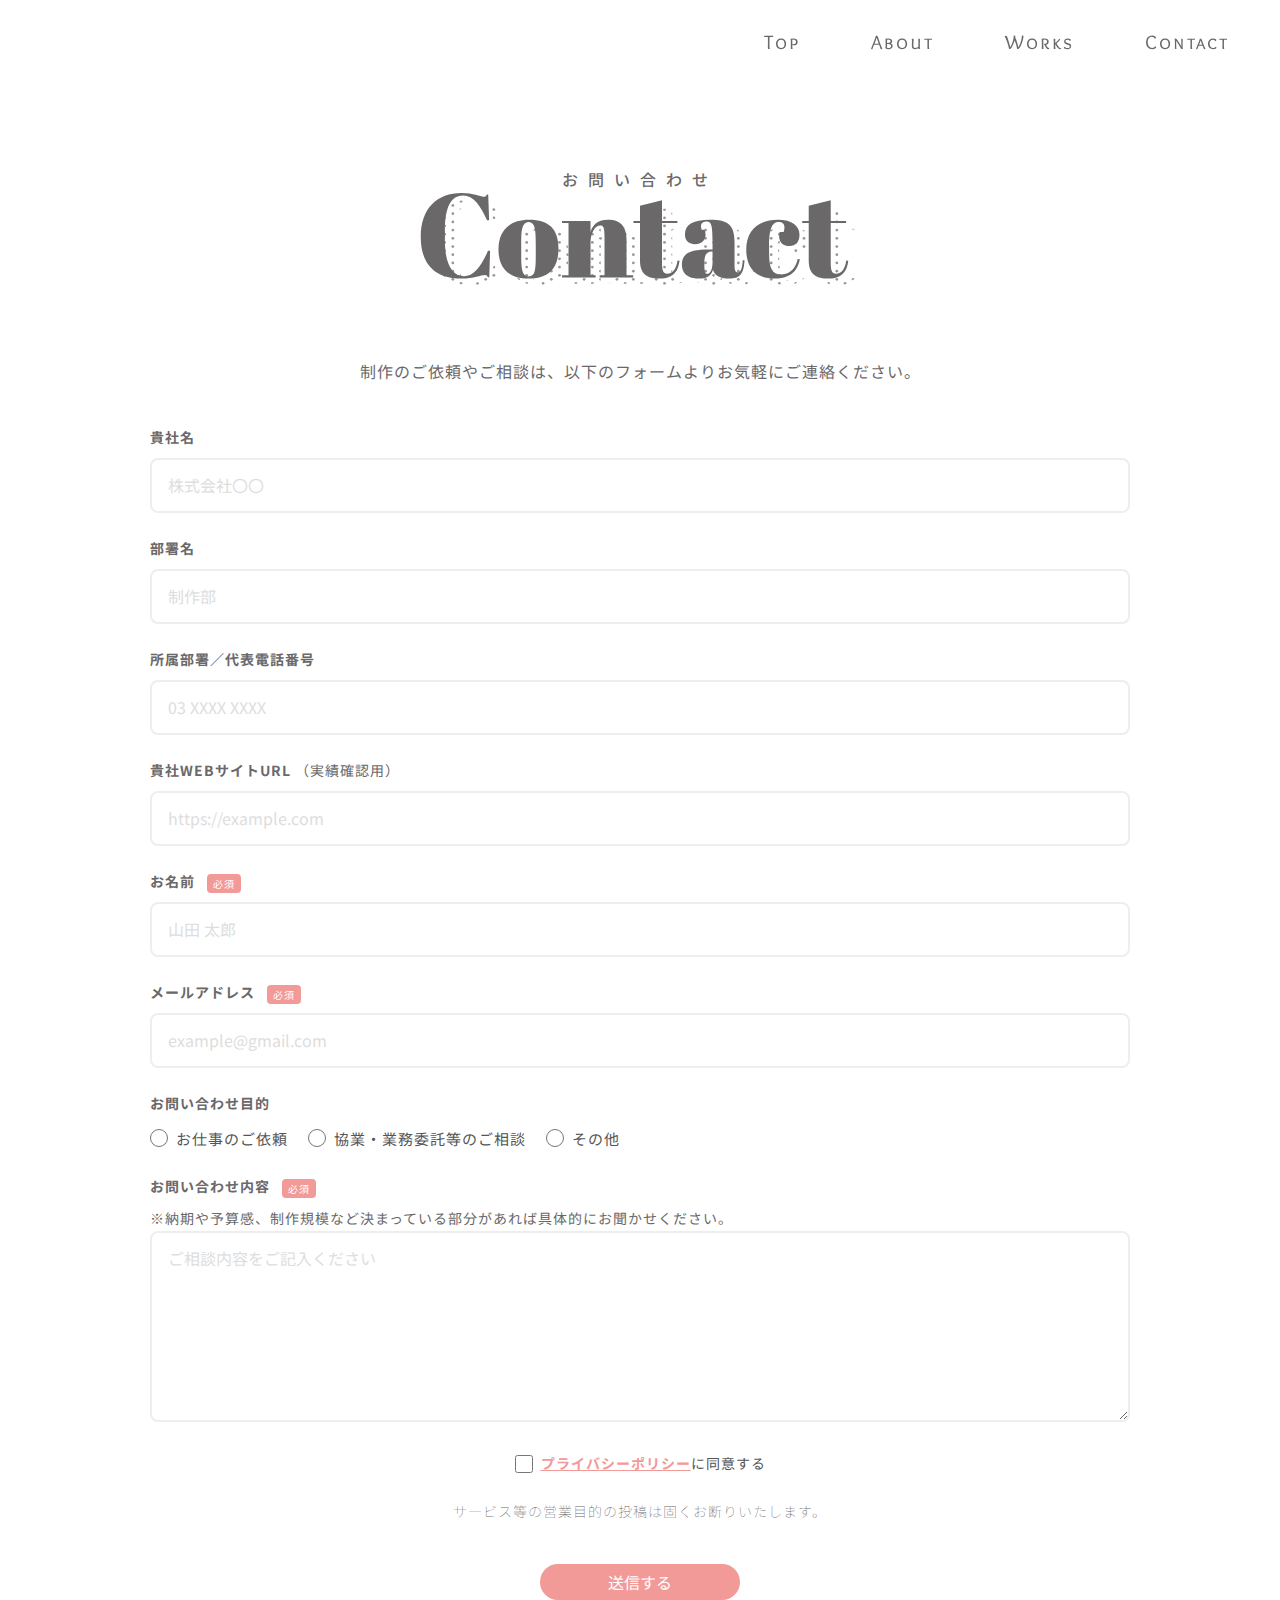
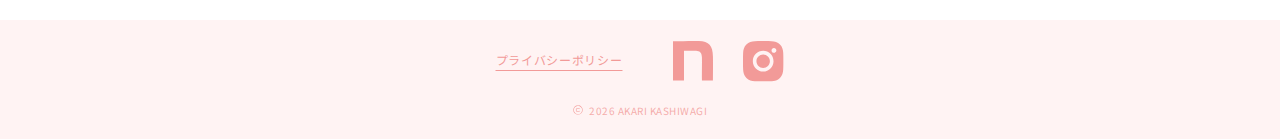
<file: contact.html>
<!DOCTYPE html>
<html lang="ja">
<head>
    <meta charset="UTF-8">
    <meta name="viewport" content="width=device-width, initial-scale=1.0">
    <meta name="description" content="アカリ カシワギへのお問い合わせ・制作のご依頼はこちらから。Web制作、グラフィックデザイン、撮影依頼など、お気軽にご相談ください。">
    <title>Contact | アカリ カシワギ ポートフォリオ</title>

    <meta property="og:title" content="Contact | アカリ カシワギ ポートフォリオ">
    <meta property="og:description" content="アカリ カシワギへのお問い合わせ・制作のご依頼はこちらから。">
    <meta property="og:image" content="https://akari-ui.github.io/akari-portfolio/images/tt_fv_pc.jpg">
    <meta property="og:type" content="article">
    <meta name="twitter:card" content="summary_large_image">

     <!-- CSS -->
    <link rel="stylesheet" href="css/destyle.min.css">
    <link rel="stylesheet" href="css/style.css">
    <link rel="stylesheet" href="css/contact.css">

     <!-- Webfonts -->
    <link rel="preconnect" href="https://fonts.googleapis.com">
    <link rel="preconnect" href="https://fonts.gstatic.com" crossorigin>
    <link href="https://fonts.googleapis.com/css2?family=Abril+Fatface&family=Noto+Sans+JP:wght@100..900&family=Noto+Serif+JP:wght@200..900&family=Overlock+SC&family=Tilt+Warp&display=swap" rel="stylesheet">

    <link rel="icon" href="images/favicon.svg" type="image/svg+xml">
    <link rel="alternate icon" href="images/favicon.ico">

</head>

<body class="firstAnimation">
        <header class="headerWrapper">
            <nav class="nav">
                <button class="spNav_btn" aria-label="メニューを開く"></button>
                <ul class="nav_list">
                    <li class="nav_item"><a href="index.html"><img src="images/icon-nav_top.svg" alt="">Top</a></li>
                    <li class="nav_item"><a href="index.html#about"><img src="images/icon-nav_about.svg" alt="">About</a></li>
                    <li class="nav_item"><a href="works.html"><img src="images/icon-nav_works.svg" alt="">Works</a></li>
                    <li class="nav_item"><a href="index.html#contact"><img src="images/icon-nav_contact.svg" alt="">Contact</a></li>
                </ul>
            </nav>
        </header>

        <section id="contact-page" class="cf_section glovalWrapper">
            <h1 class="title cf_title">
                <span class="subtitle cf_subtitle gray">お問い合わせ</span>
                <img src="images/contact0.svg" alt="Contact">
            </h1>

            <div class="cf_container">
                <p class="cf_lead">制作のご依頼やご相談は、以下のフォームよりお気軽にご連絡ください。</p>
                
                <form action="https://formspree.io/f/mbdaevvz" method="POST" class="cf_form">
                    <div class="cf_group">
                        <label for="company" class="cf_label">貴社名</label>
                        <input type="text" id="company" name="company" class="cf_input" placeholder="株式会社〇〇">
                    </div>

                    <div class="cf_group">
                        <label for="department" class="cf_label">部署名</label>
                        <input type="text" id="department" name="department" class="cf_input" placeholder="制作部">
                    </div>

                    <div class="cf_group">
                        <label for="tel" class="cf_label">所属部署／代表電話番号</label>
                        <input type="tel" id="tel" name="tel" class="cf_input" placeholder="03 XXXX XXXX">
                    </div>

                    <div class="cf_group">
                        <label for="url" class="cf_label">貴社WEBサイトURL <span class="cf_kome">（実績確認用）</span></label>
                        <input type="url" id="url" name="url" class="cf_input" placeholder="https://example.com">
                    </div>

                    <div class="cf_group">
                        <label for="name" class="cf_label">お名前 <span class="cf_required">必須</span></label>
                        <input type="text" id="name" name="name" class="cf_input" placeholder="山田 太郎" required>
                    </div>
                    
                    <div class="cf_group">
                        <label for="email" class="cf_label">メールアドレス <span class="cf_required">必須</span></label>
                        <input type="email" id="email" name="_replyto" class="cf_input" placeholder="example@gmail.com" required>
                    </div>

                    <div class="cf_group">
                        <p class="cf_label">お問い合わせ目的</p>
                        <div class="cf_checkbox_group">
                            <label class="cf_checkbox_label"><input type="radio" name="purpose" value="仕事のご依頼" onclick="toggleWorkDetail(true)"> お仕事のご依頼</label>
                            <label class="cf_checkbox_label"><input type="radio" name="purpose" value="協業・業務委託等のご相談" onclick="toggleWorkDetail(false)"> 協業・業務委託等のご相談</label>
                            <label class="cf_checkbox_label"><input type="radio" name="purpose" value="その他" onclick="toggleWorkDetail(false)"> その他</label>
                        </div>
                    </div>

                    <div id="work_detail_area" class="cf_group" style="display: none; padding-left: 20px; border-left: 2px solid #f29a98;">
                        <p class="cf_label">ご依頼内容の詳細<span class="cf_kome space">※複数選択可</span></p>
                        <div class="cf_checkbox_group">
                            <label class="cf_checkbox_label"><input type="checkbox" name="work_type" value="WEB制作"> WEB関連　制作／運用保守</label>
                            <label class="cf_checkbox_label"><input type="checkbox" name="work_type" value="撮影／編集"> カメラ関連　撮影／編集</label>
                            <label class="cf_checkbox_label"><input type="checkbox" name="work_type" value="SNS構築運用のお手伝い"> SNS関連　構築／運用</label>
                            <label class="cf_checkbox_label"><input type="checkbox" name="work_type" value="その他"> その他</label>
                        </div>
                    </div>

                    <div class="cf_group">
                        <label for="message" class="cf_label">お問い合わせ内容 <span class="cf_required">必須</span></label>
                        <p class="cf_kome">※納期や予算感、制作規模など決まっている部分があれば具体的にお聞かせください。</p>
                        <textarea id="message" name="message" class="cf_textarea" rows="6" placeholder="ご相談内容をご記入ください" required></textarea>
                    </div>

                    <div class="cf_group cf_privacy">
                        <label class="cf_checkbox_label">
                            <input type="checkbox" name="privacy_agree" required>
                            <span class="cf_privacy_text">
                                <a href="privacy.html" target="_blank" class="cf_link">プライバシーポリシー</a>に同意する
                            </span>
                        </label>
                    </div>
                    <p class="cf_kome cvn">サービス等の営業目的の投稿は固くお断りいたします。</p>

                    <div class="cf_btn_wrapper">
                        <button type="submit" class="cv_button cf_submit">送信する</button>
                    </div>

                </form>


            </div>
        </section>

    <footer id="footer">
        <div class="footer_inner">
            <div class="footer_link">
                <a href="privacy.html" target="_blank" class="footer_pp">プライバシーポリシー</a>
                <div class="footer_sns">
                    <a href="https://note.com/akari_ui" target="_blank"><img class="footer_sns_icon note" src="images/icon_contact_note_pink.svg" alt="note"></a>
                    <a href="https://www.instagram.com/dear_snap_akari" target="_blank"><img class="footer_sns_icon" src="images/icon_contact_insta_pink.svg" alt="instagram"></a>
                </div>
            </div>
                <p class="footer_copyright">
                    <span class="footer_copy_icon">
                        <img src="images/icon_copy.svg" alt="Copyright">
                    </span>
                    <small>2026 AKARI KASHIWAGI</small>
                </p>
        </div>
    </footer>
    <script>
    function toggleWorkDetail(show) {
        const area = document.getElementById('work_detail_area');
        area.style.display = show ? 'block' : 'none';
    }
    </script>
</body>
</html>
</file>
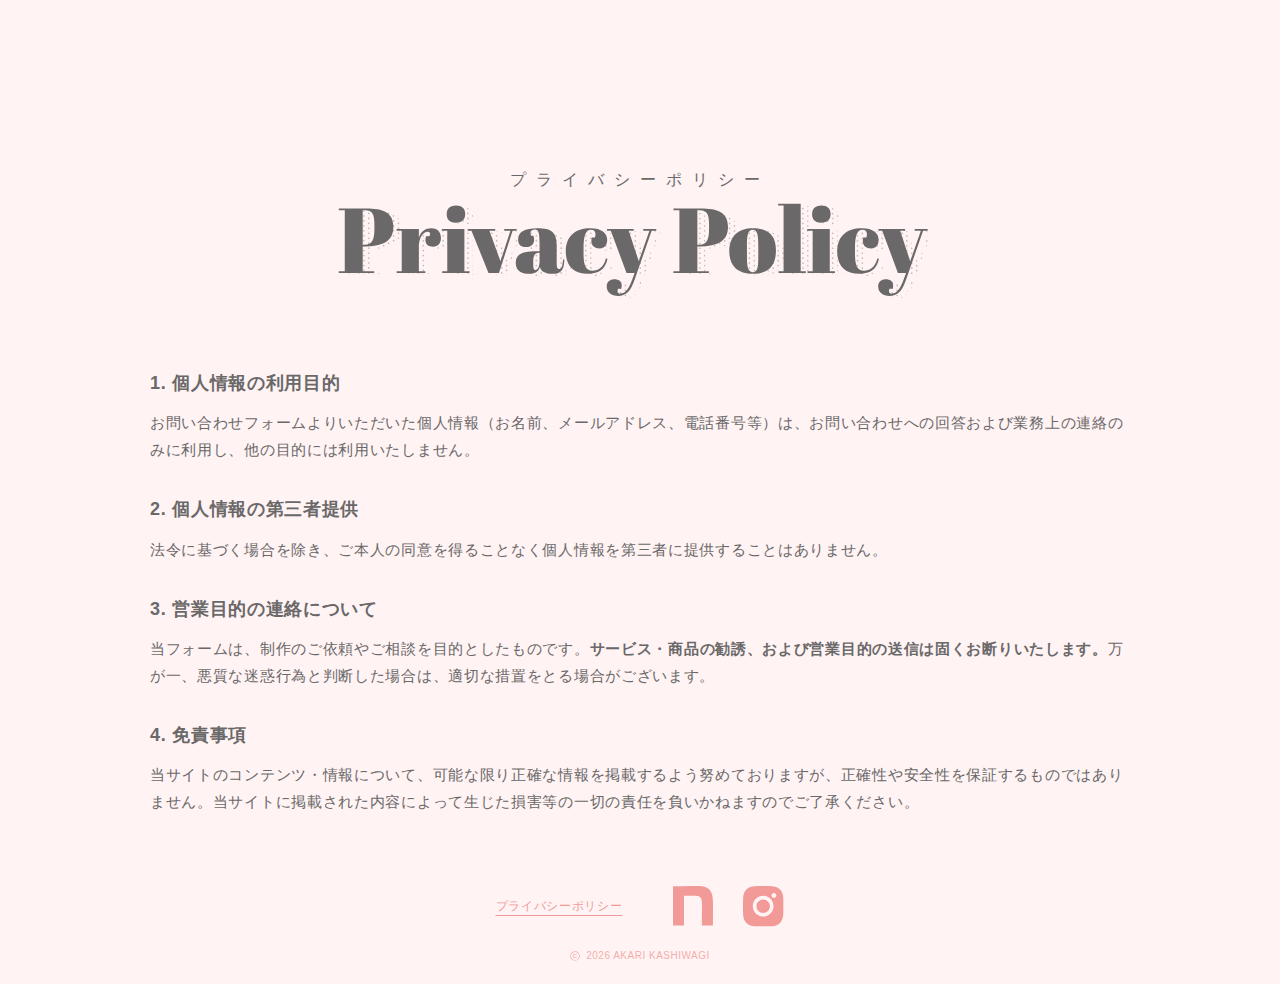
<file: privacy.html>
<!DOCTYPE html>
<html lang="ja">
<head>
    <meta charset="UTF-8">
    <meta name="viewport" content="width=device-width, initial-scale=1.0">

    <!-- ブラウザ窓の色 -->
    <meta name="theme-color" content="#FFF3F3" media="(prefers-color-scheme: light)">


    <title>Privacy Policy | 柏木あかり ポートフォリオ</title>
    <link rel="stylesheet" href="css/destyle.min.css">
    <link rel="stylesheet" href="css/style.css">
    <style>

        /* --- レイアウト調整用（余白に影響を与えずフッターを下に固定） --- */
        html {
            height: 100%;
        }
        body {
            min-height: 100%;
            display: flex;
            flex-direction: column;
            background-color: #FFF3F3;
        }
        main {
            flex: 1; /* これでmainが伸びてfooterを一番下まで押し下げます */
        }

        body {
            background-color: #FFF3F3;
        }
    
        .pp_container.pp_wrapper {
            padding: 0 150px;
        }
    
        .pp_container {
            max-width: 1400px;
            margin: 0 auto;
            line-height: 1.8;
            color: #6A6869;
        }
    
        .pp_title {
            display: flex;
            flex-direction: column;
            align-items: center;
        }

        .pp_title img {
            margin-top: 8px;
        }
    
        .pp_subtitle {
            letter-spacing: 10px;
        }
    
        .subtitle::after {
            display: none;
        }
    
        .pp_section {
            margin-bottom: 30px;
        }
    
        .pp_section h2 {
            font-size: 18px;
            font-weight: bold;
        }
    
        .pp_section p {
            margin-top: 10px;
            font-size: 15px;
        }
    
        @media screen and (max-width: 1000px) {
            .pp_container.pp_wrapper {
                padding: 0 100px;
            }
        }
    
        @media screen and (max-width: 599px) {
            .pp_container.pp_wrapper {
                padding: 0 15px;
            }
        }
    </style>

</head>
<body>

    <main class="pp_container pp_wrapper">
        <h1 class="title pp_title">
                <span class="subtitle pp_subtitle">プライバシーポリシー</span>
                <img src="images/PrivacyPolicy0.svg" alt="Privacy Policy">
            </h1>
            <div class="pp_section">
                <h2>1. 個人情報の利用目的</h2>
                <p>お問い合わせフォームよりいただいた個人情報（お名前、メールアドレス、電話番号等）は、お問い合わせへの回答および業務上の連絡のみに利用し、他の目的には利用いたしません。</p>
            </div>

            <div class="pp_section">
                <h2>2. 個人情報の第三者提供</h2>
                <p>法令に基づく場合を除き、ご本人の同意を得ることなく個人情報を第三者に提供することはありません。</p>
            </div>

            <div class="pp_section">
                <h2>3. 営業目的の連絡について</h2>
                <p>当フォームは、制作のご依頼やご相談を目的としたものです。<strong>サービス・商品の勧誘、および営業目的の送信は固くお断りいたします。</strong>万が一、悪質な迷惑行為と判断した場合は、適切な措置をとる場合がございます。</p>
            </div>

            <div class="pp_section">
                <h2>4. 免責事項</h2>
                <p>当サイトのコンテンツ・情報について、可能な限り正確な情報を掲載するよう努めておりますが、正確性や安全性を保証するものではありません。当サイトに掲載された内容によって生じた損害等の一切の責任を負いかねますのでご了承ください。</p>
            </div>

    </main>
    <footer id="footer">
        <div class="footer_inner">
            <div class="footer_link">
                <a href="privacy.html" target="_blank" class="footer_pp">プライバシーポリシー</a>
                <div class="footer_sns">
                    <a href="https://note.com/akari_ui" target="_blank"><img class="footer_sns_icon note" src="images/icon_contact_note_pink.svg" alt="note"></a>
                    <a href="https://www.instagram.com/dear_snap_akari" target="_blank"><img class="footer_sns_icon" src="images/icon_contact_insta_pink.svg" alt="instagram"></a>
                </div>
            </div>
                <p class="footer_copyright">
                    <span class="footer_copy_icon">
                        <img src="images/icon_copy.svg" alt="Copyright">
                    </span>
                    <small>2026 AKARI KASHIWAGI</small>
                </p>
        </div>
    </footer>

    </body>
</html>
</file>
<file: css/style.css>
@charset "UTF-8";

/* ==============
common
============== */
:root {
    --primary-white: #FFFFFF;
    --primary-whitePink: #FFF3F3;
    --primary-Gray: #6A6869;
    --primary-pink: #F29A98;
    --primary-yellow: #FFDB38;
    --cvn_green: #45B7AF;
    --contentWidth: 100%;
    --contentPdding: 4%;
    --contentPaddingPc: 9%;
}

*,
*:before,
*:after {
  -webkit-box-sizing: inherit;
  box-sizing: inherit;
}

html {
    -webkit-box-sizing: border-box;
    box-sizing: border-box;
    font-size: 62.5%;
}

body {
    font-family: "Noto Sans JP", sans-serif;
    font-size: 16px;
    font-style: normal;
    color: var(--primary-Gray, #6A6869);
    background-color: var(--primary-white, #FFFFFF);
    line-height: 1.7;
    overflow-x: hidden;
    letter-spacing: 0.7px;
}

img {
    max-width: 100%;
    height: auto;
    vertical-align: bottom;
}

.title {
    padding-top: 152px;
    padding-bottom: 64px;
    display: flex;
}

.title img {
    height: 100px;
    width: auto;
}

.title.right img {
    margin-right: 30px;
}

.title.left img {
    margin-left: 30px;
}

.title.right {
    justify-content: flex-end;
}

.title.left {
    flex-direction: row-reverse;
    justify-content: flex-end;
}

.subtitle {
    display: flex;
    flex-direction: column;
    align-items: center;
    gap: 16px;
    margin-top: 14px;
    font-weight: 500;
}

.subtitle::after {
    content: "";
    height: 2px;
    width: 250px;
    display: block;
}

.subtitle.pink::after {
    background-color: var(--primary-pink);
}

.subtitle.gray::after {
    background-color: var(--primary-Gray);
}

.subtitle.yellow::after {
    background-color: var(--primary-yellow);
}

.subtitle.pink {
    color: var(--primary-pink);
}

.subtitle.yellow {
    color: var(--primary-yellow);
}

.glovalWrapper {
    padding: 0 150px;
}

@media screen and (max-width: 1000px) {
    .glovalWrapper {
        padding: 0 100px;
    }
}

@media screen and (max-width: 850px) {
    .subtitle::after {
        width: 200px;
    }
}

@media screen and (max-width: 745px) {
    .title img {
        height: 74px;
    }
}

@media screen and (max-width: 599px) {
    .glovalWrapper {
        padding: 0 15px;
    }

    .title {
        padding-top: 80px;
        flex-direction: column;
        align-items: flex-end;
    }

    .title.left {
        flex-direction: column;
        align-items: flex-start;
    }

    .title.right img {
        margin-right: 15px;
    }

        .title.left img {
        margin-left: 15px;
    }
}

/* ==================================================================================================
header
================================================================================================== */
.nav_item img,
.spNav_btn {
    display: none;
}

.firstview {
    position: relative;
    width: 100%;
}

.tt_fvWapper,
.tt_fv {
    display: block;
    width: 100%;
    height: auto;
}

.firstview h1 {
    position: absolute;
    top: 50%;
    left: 50%;
    transform: translate(-50%, -50%);
    width: 30%;
    z-index: 10;
}

/* .nav {
    position: absolute;
    top: 0;
    left: 0;
    width: 100%;
    background: linear-gradient(to bottom, rgba(255, 255, 255, 0.35) 0%, rgba(255, 255, 255, 0) 100%);
    padding: 20px 0 60px;

    z-index: 20;
} */

.nav {
    position: fixed; 
    top: 0;          
    left: 0;         
    width: 100%;     
    z-index: 9999;   
    background: linear-gradient(to bottom, rgba(255, 255, 255, 0.35) 0%, rgba(255, 255, 255, 0) 100%);
}

.nav_list {
    display: flex;
    justify-content: flex-end;
    gap: clamp(20px, 5.55vw, 80px);
    list-style: none;
    font-family: 'Overlock SC', sans-serif;
    font-size: 20px;
    padding-right: 4%;
    letter-spacing: 2px;

    position: fixed;   
    top: 25px;         
    right: 0;         
    width: 100%;      
    z-index: 9999;     
}

@media screen and (max-width: 599px) {
    .firstview h1 {
        width: 45%;
    }


    .nav_list {
        display: flex;
        position: fixed;
        top: 0;
        right: 0;

        /* 1. 幅を画面の約半分〜6割くらいに変更 */
        width: 60%;
        height: 80vh;
        flex-direction: column;
        justify-content: center;

        /* 2. 背景色を白（透過なし）にして、左側に角丸をつける */
        background-color: #fff;
        border-radius: 0 0 0 30px;
        /* 左上と左下に大きな角丸 */

        /* 3. 影をつけて浮かんでいる感じを出す（お好みで） */
        box-shadow: -5px 0 15px rgba(0, 0, 0, 0.1);

        z-index: 100;
        padding: 0;
        margin: 0;
        gap: clamp(20px, 6.04vh, 60px);

        /* アニメーション設定 */
        transform: translateX(100%);
        transition: transform 0.4s ease;
        /* transition: all より transform 指定がスムーズです */
    }

    .spNav_btn {
        display: block;
        width: clamp(37px, 6.13vw, 44px);
        height: clamp(30px, 6.13vw, 44px);
        background-image: url("../images/btn-menu-heart.svg");
        background-repeat: no-repeat;
        background-position: center;
        background-size: contain;

        background-color: transparent;
        border: none;
        cursor: pointer;

        position: absolute;
        top: 15px;
        right: 4%;
        z-index: 30;
    }

    button.spNav_btn.is-open {
        display: block;
        background-image: url("../images/btn-close.svg");

        position: fixed;
        /* 画面に対して固定 */
        top: 15px;
        /* 閉じる前と同じ位置をキープ */
        right: 4%;
        /* 閉じる前と同じ位置をキープ */
        z-index: 110;
        /* 白いメニュー（z-index: 100）より上に表示 */
    }

    .nav_list.is-open {
        transform: translateX(0);
    }

    .nav_list.is-open .nav_item img {
        display: block;
        width: 30px;
        height: auto;
    }

    /* テキストとアイコンを横に並べる */
    .nav_item a {
        display: flex;
        align-items: center;
        gap: 15px;
        font-size: 2.0rem;
        color: var(--primary-Gray);
        text-decoration: none;
        padding-left: 40px;
    }
}

.spNav_btn {
    z-index: 110;
}

body.noscroll {
    overflow: hidden;
}

/* ==================================================================================================
About
================================================================================================== */
.title.ta {
    padding-bottom: 20px;
}

.ta_name_en {
    font-size: 18px;
    line-height: 1.5;
}

.ta_name_jp {
    font-size: 32px;
    font-family: "Noto Serif JP", serif;
    font-weight: 500;
    line-height: 1.5;
}

.ta_job_title {
    margin-top: 30px;
    color: var(--primary-pink);
}

.ta_description p {
    margin-top: 30px;
}

.ta_description p:last-of-type {
    margin-top: 20px;
}

#about {
    padding-bottom: 130px;
    background-image: url("../images/bg_about.svg");
    background-repeat: repeat;
    background-size: 400px auto;
    background-position: center;
    overflow: hidden;
}

@media screen and (max-width: 599px) {
    #about {
        padding-bottom: 80px;
        background-size: 300px auto;
    }
}
/* ==================================================================================================
Data
================================================================================================== */
#data {
    padding-bottom: 150px;
}

.title.left .td_pixel {
    margin-left: 30px;
}

/* チャート全体のコンテナ（サイズと配置を管理） */
.td_chart-container {
  display: grid;
  place-items: center;
  width: 100%;           
  max-width: 600px;      
  aspect-ratio: 1 / 1;  
  height: auto;
  position: relative;
  margin: 30px auto 0;
}

/* 中の2枚のSVG画像（ベース線とピンクエリア）共通設定 */
.td_chart-container img {
  grid-area: 1 / 1;        /* 2枚を同じ場所に重ねる指定 */
  width: 100%;             /* 親要素の幅いっぱいに広げる */
  height: 100%;            /* 親要素の高さいっぱいに広げる */
  object-fit: contain;     /* 画像の比率を保ったまま収める */
}

/* ピンクのエリアのみのアニメーション準備設定 */
.td_pink-mask {
    transform-origin: center;
    /* 拡大縮小の中心を真ん中に固定 */
    transform: scale(0);
    /* 初期状態は0（見えない状態） */
}

.td_photo_area img {
    width: min(17.5vw, 252px);
}

.td_label {
    padding: 10px 15px;
    font-family: "Tilt Warp", sans-serif;
    font-size: clamp(14px, 1.67vw, 24px);
    line-height: 1.5;
    background-color: var(--primary-pink);
    color: var(--primary-white);
    display: inline-block;
    border-radius: 10px;
}

.td_container {
    display: flex;
    padding: 0 20px;
    gap: clamp(20px, 2.77vw, 40px);
    justify-content: space-around;
    align-items: flex-end;
    flex-wrap: wrap;
    margin-top: -200px;
}



.td_check-mark {
    position: absolute;
    top: 0;
    left: 0;
    width: 30px;
    height: auto;
    opacity: 0;
    pointer-events: none;
    /* マウス反応を無効化 */
    z-index: 100;
}


.td_type_text {
    font-size: clamp(14px, 1.67vw, 24px);
    line-height: 1.5;
}

.td_check {
    width: 34px;
}

.td_mindset_area {
    flex: 1; /* 余白に応じて柔軟に広がる */
    max-width: 500px; /* チャートの最大幅と合わせると綺麗です */
    width: 100%;
    display: flex;
    flex-direction: column;
    align-items: flex-start;
    gap: 20px;
}

/* ラベルの色の個別設定（もしピンク以外にしたい場合用。現状は共通設定が活きます） */
.td_label.mindset {
    background-color: var(--primary-pink);
}

/* マッピング画像自体の設定 */
.td_mindset_container {
    width: 100%;
    margin-top: 10px;
}

.td_mapping_img {
    width: 100%;
    height: auto;
    display: block;
    object-fit: contain;
}

@media screen and (max-width: 1320px) {
    .td_container {
        margin-top: -100px;
    }
}

@media screen and (max-width: 1130px) {
    .td_container {
        margin-top: -60px;
    }
}

@media screen and (max-width: 850px) {
    .td_container {
        margin-top: 0;
        flex-direction: column;
        padding: 0 15px;
        gap: clamp(40px, 5vw, 80px);
        align-items: center;
        text-align: left;
    }
}

@media screen and (max-width: 755px) {
    #data {
        padding-bottom: 64px;
    }


    .td_chart-container {
        max-width: 400px;
        width: 90vw;
    }

    .td_photo_area img {
        width: 40vw;
        max-width: 350px;
        height: auto;
    }

    .td_label {
        font-size: clamp(14px, 2.57vw, 18px);
    }

    .td_type_text {
        font-size: clamp(14px, 2.57vw, 18px);
    }

    .td_mindset_container {
        width: 100%;     /* 親の幅いっぱいに広がるように明示 */
        text-align: center;
    }
    
    .td_mindset_area {
        flex: none;
        width: 100%;     
        max-width: 100%;
        align-items: center;
        max-width: 100%;
        margin-top: 20px;
    }

    .td_mapping_img {
        width: 90vw; 
        max-width: 450px;
        margin: 0 auto;
        height: auto;
        display: block;
    }
}


@media screen and (max-width: 400px) {
    .td_label:first-child {
        margin-left: 15px;
    }
}
/* ==================================================================================================
likes
================================================================================================== */
#likes {
    background-color: var(--primary-whitePink);
    padding-bottom: 150px;
    position: relative;
    overflow: hidden;
}

.likes_tobe_Wrapper {
    position: relative;
    overflow: hidden;
}

#likes::before {
    content: "";
    position: absolute;
    pointer-events: none;
    /* 画像がクリックの邪魔をしないように */
    z-index: 0;

    top: 0px;
    left: 50%;
    transform: translateX(-50%);
    width: 100vw;
    height: 700px;
    background: url("../images/deco_likes_hands_pc.svg") no-repeat center top / contain;
}

.likes_tobe_Wrapper::after {
    content: "";
    position: absolute;
    pointer-events: none;
    /* 画像がクリックの邪魔をしないように */
    z-index: 0;

    bottom: 1000px;
    left: 50%;
    transform: translateX(-50%);
    width: 100vw;
    height: 700px;
    background: url("../images/deco_likes_line_pc.svg") no-repeat center top / contain;
}

#likes .title {
    position: relative;
    z-index: 1;
}

.likes_Wrapper {
    overflow: hidden;
}

.likes_sub_label {
    font-family: "Abril Fatface", serif;
    font-size: 24px;
    line-height: 1.5;
    margin: 20px 0;
    color: var(--primary-pink);
    text-align: center;
    letter-spacing: 2px;
}

.likes_sub_label:last-of-type {
    margin: 40px 0 20px;
}


.likes_Wrapper {
    max-width: 1440px;
    margin: 0 auto;
    padding: 0 4%;
}

/* リストの基本（PC：3枚並び） */
.al_list {
    display: flex;
    justify-content: space-between;
    /* 3枚を均等に配置 */
    gap: 40px;
    /* PCのカード間の溝 */
    list-style: none;
    padding: 0;
}

/* スライドの基本（PC：1/3の幅） */
.al_slide {
    width: calc((100% - 80px) / 3);
    /* gap(40px*2)を引いて3等分 */
    flex-shrink: 0;
    /* 勝手に縮まないように固定 */
    text-align: center;
}

.al_slide h4 {
    font-size: clamp(18px, 1.389vw, 20px);
    font-weight: 500;
    line-height: 1.5;
    margin-top: 10px;
    letter-spacing: 2px;
}

.al_slide p {
    font-size: 16px;
    margin-top: 10px;
    text-align: left;
}

.al_slide img {
    width: 100%;
    height: auto;
    border-radius: 10px;
    object-fit: cover;
}

@media screen and (max-width: 2800px) {
    .likes_tobe_Wrapper::after {
        bottom: 800px;
    }
}

@media screen and (max-width: 2250px) {
    .likes_tobe_Wrapper::after {
        bottom: 700px;
    }
}

@media screen and (max-width: 2200px) {
    #likes::before {
        top: 100px;
    }
}

@media screen and (max-width: 2000px) {
    .likes_tobe_Wrapper::after {
        bottom: 600px;
    }
}

@media screen and (max-width: 1770px) {
    .likes_tobe_Wrapper::after {
        bottom: 500px;
    }
}

@media screen and (max-width: 1340px) {
    .likes_tobe_Wrapper::after {
        bottom: 350px;
    }
}

@media screen and (max-width: 1250px) {
    #likes::before {
        top: 150px;
    }
}

@media screen and (max-width: 1070px) {
    .likes_tobe_Wrapper::after {
        bottom: 250px;
    }
}


@media screen and (max-width: 1023px) {
    #likes .title {
        margin-top: 250px;
    }

    .al_list {
        display: flex;
        gap: 20px;
        overflow-x: auto;
        padding-bottom: 10px;
        scroll-snap-type: x mandatory;
        /* スナップ機能を有効化 */

        /* スクロールバーを非表示にする設定 */
        -ms-overflow-style: none;
        /* IE, Edge用 */
        scrollbar-width: none;
        /* Firefox用 */
    }

    /* Chrome, Safari, スクロールバー非表示 */
    .al_list::-webkit-scrollbar {
        display: none;
    }

    .al_slide {
        width: 100%;
        /* 1枚ずつ表示 */
        flex-shrink: 0;
        scroll-snap-align: center;
        /* 中央で止まるように設定 */
    }

    /* ドットのデザイン設定 */
    .slider_dots {
        display: flex;
        justify-content: center;
        gap: 12px;
        margin-top: 15px;
    }

    .slider_dots span {
        width: 12px;
        height: 12px;
        border-radius: 50%;
        background-color: #D9D9D9;
        /* 未選択のドット色 */
        transition: background-color 0.3s;
    }

    .slider_dots span.is-active {
        background-color: var(--primary-pink);
    }

    #likes::before {
        background-image: url("../images/deco_likes_hands_sp.svg");
        width: 95%;
        top: 0px;
        height: 500px;
    }

    .likes_tobe_Wrapper::after {
        bottom: 900px;
        width: 110%;
        background: url("../images/deco_likes_line_sp.svg") no-repeat center top / contain;
    }
}

@media screen and (max-width: 910px) {
    .likes_tobe_Wrapper::after {
        bottom: 800px;
    }
}

@media screen and (max-width: 780px) {
    .likes_tobe_Wrapper::after {
        bottom: 700px;
    }
}

@media screen and (max-width: 685px) {
    .likes_tobe_Wrapper::after {
        width: 140%;
    }
}


@media screen and (max-width: 630px) {
    .likes_tobe_Wrapper::after {
        bottom: 630px;
    }
}

@media screen and (max-width: 599px) {
    #likes .title {
        margin-top: 170px;
    }

    .slider_dots span {
        width: 8px;
        height: 8px;
    }

    .likes_tobe_Wrapper::after {
        bottom: 530px;
    }
}



@media screen and (max-width: 500px) {
    #likes .title {
        margin-top: 130px;
    }

    .likes_tobe_Wrapper::after {
        width: 170%;
    }
    
}



@media screen and (max-width: 400px) {
    #likes .title {
        margin-top: 80px;
    }
}




/* ==================================================================================================
tobe
================================================================================================== */

.tt_infWrapper {
    display: flex;
    gap: clamp(32px, 8.6vw, 124px);
    align-items: center;
    margin-top: -200px;
}

.tt_txtWrapper {
    display: flex;
    flex-direction: column;
    gap: clamp(32px, 5vw, 72px);
    padding-left: 150px;
    width: 70%;
}

@media screen and (max-width: 1550px) {
    .tt_infWrapper {
        margin-top: -100px;
    }
}

@media screen and (max-width: 1340px) {
    .tt_infWrapper {
        margin-top: -40px;
    }

    .tt_txtWrapper {
        width: 100%;
    }
}

@media screen and (max-width: 1023px) {
    .tt_infWrapper {
        flex-direction: column-reverse;
    }

    .tt_infWrapper picture{
        width: 70%;
    }

    .tt_infWrapper picture img {
    width: 100%; 
    border-radius: 10px;
}

    .tt_txtWrapper {
        padding: 0 100px;
    }
}

@media screen and (max-width: 599px) {
    .title.tt {
        padding-top: 100px;
    }

    .tt_txtWrapper {
        padding: 0 15px;
    }
}

/* ==================================================================================================
more
================================================================================================== */
#more {
    position: relative;
    overflow: hidden;
}

.title.tm {
    padding-bottom: 0;
}

/* 背景の壁紙 */
#more::before {
    content: "";
    position: absolute;
    top: 430px;
    left: 0;
    width: 100%;
    height: 300px;
    /* 画像の高さに合わせて調整 */
    transform: translateY(-50%);
    z-index: 0;
    pointer-events: none;

    /* PC版：横に繰り返し */
    background: url("../images/bg_more_pc.svg") repeat-x center;
    background-size: auto 100%;
}

#more .title,
#more .tm_content_wrapper {
    position: relative;
    z-index: 1;
}


.tm_more_inner {
    position: relative;
    z-index: 1;
    max-width: 1440px;
    margin: 0 auto;
    padding: 0 4%;
}

.tm_content_wrapper {
    display: flex;
    justify-content: center;
    align-items: center;
    gap: clamp(40px, 6.944vw, 100px);
    margin-top: 60px;
}

.tm_btn img {
    width: 100%;
    height: auto;
}

/* リンクボタンの基本設定 */
.tm_btn {
    display: block;
    width: clamp(320px, 29.583vw, 426px);
    transition: transform 0.3s ease, filter 0.3s ease;
    text-decoration: none;

    /* アニメーションの設定 */
    /* furufuruという名前のアニメーションを3秒周期で無限に繰り返す */
    animation: furufuru 3s infinite;
}

/* 震える動きの定義 */
@keyframes furufuru {

    0%,
    80%,
    100% {
        transform: rotate(0deg);
    }

    /* 80%の時間までは動かない（待機時間） */
    85% {
        transform: rotate(3deg);
    }

    /* 少し右に傾く */
    90% {
        transform: rotate(-3deg);
    }

    /* 少し左に傾く */
    95% {
        transform: rotate(3deg);
    }
}

.tm_btn:hover {
    animation-play-state: paused;
    transform: rotate(5deg);
    filter: brightness(1.05);
}

.tm_btn:nth-child(2) {
    animation-delay: 0.4s;
}

@media screen and (max-width: 820px) {
    .tm_content_wrapper {
        gap: 30px;
    }
}

@media screen and (max-width: 700px) {
    /* 背景の壁紙 */
    #more::before {
        background: url("../images/bg_more_sp.svg") no-repeat right center;
        background-size: contain;
        height: 100%;
        top: 750px;
        left: auto;
        right: 0;
        width: 500px;
        transform: translateY(-50%) scale(1.7); /* 1.5倍に拡大 */
        transform-origin: right center;
    }

    .tm_content_wrapper {
        flex-direction: column;
        /* 縦並びにする */
        gap: 30px;
        align-items: flex-end;
        padding-right: 100px;
    }

    .tm_btn {
        width: 70%;
        max-width: 280px;
    }
}

@media screen and (max-width: 599px) {
    .title.tm {
        padding-top: 100px;
    }

    .tm_content_wrapper {
        margin-top: 30px;
    }

    #more::before {
        top: 760px;
    }
}

@media screen and (max-width: 440px) {
    .tm_content_wrapper {
        flex-direction: column;
        align-items: center;
        padding-right: 0;
    }
}

/* ==================================================================================================
contact
================================================================================================== */
.title.tc {
    padding-top: 200px;
    padding-bottom: 0;
    justify-content: center;
}


#contact {
    position: relative;
    overflow: hidden;
}

.tc_inner {
    max-width: 1440px;
    margin: 0 auto;
    position: relative;
    padding: 0 4%;
}

.tc_content {
    display: flex;
    justify-content: center;
    align-items: center;
    min-height: 450px;
    position: relative;
}

/* 中央の情報エリア */
.tc_info {
    text-align: center;
    position: relative;
    font-size: 18px;
    z-index: 10;
}

.tc_info .tc_icon_mail {
    width: 20px;
}

.tc_lead{
    font-weight: 500;
}

.tc_btn_wrapper {
    display: flex;
    gap: 30px;
    justify-content: center;
    flex-wrap: wrap;
    padding: 20px;
}

/* ボタンの土台 */
.tc_btn {
    width: 240px; /* 元々は１９６ */
    position: relative;
    display: inline-block;
    text-decoration: none;
    transition: all 0.3s;
    border-radius: 0.75rem;
    background: transparent;
}

/* 土台（影部分）を疑似要素で作る */
.tc_btn:before {
    position: absolute;
    top: 0;
    left: 0;
    width: 100%;
    height: 100%;
    content: "";
    transition: all 0.3s;
    transform: translate3d(0, 0.75rem, -1px);
    border: 2px solid var(--primary-Gray);
    border-radius: inherit;

    /* --- ドット柄の設定 --- */
    background-color: #fff;
    background-image: radial-gradient(var(--primary-Gray) 1.3px, transparent 1.3px);
    background-size: 6px 4px;
    /* ドットの間隔 */
    /* -------------------------- */

    box-shadow: 0 0.6rem 0 0 rgba(0, 0, 0, 0.1);
}

.tc_btn span {
    width: 100%;
    box-sizing: border-box;
    position: relative;
    display: flex;
    flex-direction: column;
    align-items: center;
    justify-content: center;
    padding: 1.5rem 1rem;
    white-space: nowrap;
    color: var(--primary-Gray);
    font-size: 14px;
    font-weight: bold;
    border: 2px solid var(--primary-Gray);
    border-radius: inherit;
    background: var(--primary-yellow);
    z-index: 2;
    transition: all 0.3s;
}

.tc_btn span .tc_btn_for {
    display: block !important;
    width: fit-content;
    background-color: var(--primary-white);
    color: var(--primary-Gray);
    border: 2px solid var(--primary-Gray);
    border-radius: 3rem;
    margin: 0 auto 0.5rem;
    padding: 0.2rem 1.5rem;
    font-size: 1.2rem;
    border: none;
    font-weight: normal;
}

.tc_btn > span {
    white-space: nowrap;
    display: block; /* 念のためブロック要素にして幅を認識させます */
    width: 100%;    /* 親のaタグいっぱいに広げます */
    text-align: center;
}

/* --- アニメーション --- */

/* ホバー時：本体を沈ませつつ、影を「上に」引き寄せる */
.tc_btn:hover {
    /* 1. 本体を 0.4rem 沈ませる */
    transform: translateY(0.4rem);
}

.tc_btn:hover:before {
    /* 2. 影の沈み幅を 0.75rem → 0.35rem に減らす（本体との距離が縮まる） */
    transform: translate3d(0, 0.35rem, -1px);
    /* 3. 外側のぼかし影（box-shadow）も薄くして接地感を出す */
    box-shadow: 0 0.2rem 0 0 rgba(0, 0, 0, 0.1);
}

/* クリック時：完全に重なる */
.tc_btn:active {
    transform: translateY(0.75rem);
}

.tc_btn:active:before {
    transform: translate3d(0, 0, -1px);
    box-shadow: none;
}

.tc_back_to_top a {
    display: flex;
    flex-direction: column;
    align-items: center;
    gap: 8px;
    color: var(--primary-pink);
    text-decoration: none;
    font-size: 14px;
    font-weight: bold;
    margin-top: 100px;
}

.tc_back_to_top img {
    width: 60%;
}

.tc_deco_hands {
    position: absolute;
    top: -150px;
    left: 50%;
    transform: translate(-50%, -50%);
    width: clamp(1170px, 97vw, 1570px);
    z-index: 1;
    pointer-events: none;
    width: 150%;
}

.tc_deco_hands img {
    width: 100%;
    height: auto;
}

@media screen and (max-width: 1650px) {

    .title.tc {
        padding-top: 150px;
    }

    .tc_deco_hands {
        width: 120%;
    }
}

@media screen and (max-width: 1320px) {
    .title.tc {
        padding-top: 100px;
    }
}

@media screen and (max-width: 1230px) {
    .tc_deco_hands {
        top: -130px;
    }
}

@media screen and (max-width: 1050px) {
    .tc_deco_hands {
        top: -100px;
    }
}


@media screen and (max-width: 900px) {
    .tc_content {
        margin-top: 40px;
        flex-direction: column;
        justify-content: flex-start;
        min-height: 500px;/* テキストと手が収まる高さを確保 */
        position: relative;
    }

    .tc_deco_hands {
        position: absolute;
        bottom: -100px;
        left: 10%;
        transform: translateX(-50%);
        width: 100%;
        max-width: 400px;
        margin-top: 0;
        top: auto;
    }
}

@media screen and (max-width: 650px) {
    .tc_content {
        min-height: 450px;
    }

    .tc_deco_hands {
        max-width: 350px;
        bottom: -100px;
    }
}

@media screen and (max-width: 600px) {
    .tc_content {
        min-height: 480px;
    }

    .tc_deco_hands {
        max-width: 300px;
        bottom: 20px;
        left: 20%;
        rotate: -30deg;
    }
}

@media screen and (max-width: 599px) {
    .title.tc {
        align-items: normal;
    }
}

@media screen and (max-width: 597px) {
    .tc_deco_hands {
        left: 10%;
    }
}

@media screen and (max-width: 575px) {
    .tc_deco_hands {
        bottom: -20px;
    }

    .tc_content {
        min-height: 560px;
    }
}



@media screen and (max-width: 399px) {
    .tc_deco_hands {
        max-width: 230px;
        bottom: 50px;
    }
}

/* ==================================================================================================
footer
================================================================================================== */
#footer {
    background-color: var(--primary-whitePink);
    padding: 20px 0;
    width: 100%;
    margin-top: 20px;
}

.footer_inner {
    max-width: 1440px;
    display: flex;
    flex-direction: column;
    align-items: center;
    justify-content: space-between;
    margin: 0 auto;
    padding: 0 20px;
    font-size: 12px;
    color: var(--primary-pink);
}

.footer_pp {
    text-decoration: underline;
    text-underline-offset: 5px;
    text-decoration-thickness: 1px;

}

.footer_link {
    display: flex;
    gap: 50px;
    align-items: center;
}


.footer_copyright {
    margin-top: 20px;
    display: flex;
    justify-content: center;
    align-items: center;
    gap: 6px;
}

.footer_copy_icon {
    display: inline-flex;
    align-items: center;
    width: 10px;
}

.footer_copy_icon img {
    width: 100%;
    height: auto;
}

.footer_copyright small {
    font-size: 10px;
    letter-spacing: 0.05em;
    color: var(--primary-pink);
    color: rgba(242, 154, 152, 0.8)
}

.footer_sns {
    display: flex;
    gap: 30px;
}

.footer_sns_icon {
    width: 42px;
    height: auto;
    transform: translateY(1px);
}

.footer_sns_icon.note{
    width: 40px;
}


@media screen and (max-width: 530px) {
    .footer_inner {
        flex-direction: column;
        gap: 20px;
    }
}

@media screen and (max-width: 340px) {
    .footer_link {
        flex-direction: column;
        gap: 20px;
    }
}
</file>
<file: css/contact.css>
/* ==================================================================================================
ページ固有
================================================================================================== */
.cf_section{
    letter-spacing: 1px;
}

.cf_title{
    display: flex;
    flex-direction: column;
    align-items: center;
}

.cf_subtitle{
    letter-spacing: 10px;
}

.subtitle::after{
    display: none;
}

.cf_container {
    margin: 0 auto;
}

.cf_lead {
    text-align: center;
    margin-bottom: 40px;
    line-height: 1.8;
    color: var(--primary-Gray);
}

/* フォームの各グループ（ラベルと入力欄のセット） */
.cf_group {
    margin-bottom: 24px;
}

.cf_label {
    display: block;
    font-weight: bold;
    margin-bottom: 8px;
    color: var(--primary-Gray);
    font-size: 14px;
}

/* 入力欄（共通） */
.cf_input, 
.cf_textarea {
    width: 100%;
    padding: 12px 16px;
    border: 2px solid #eee;
    border-radius: 8px;
    background-color: #fff;
    font-family: inherit;
    font-size: 16px;
    transition: all 0.3s ease;
    outline: none;
}

/* 入力欄にマウスが乗った時 */
.cf_input:hover, 
.cf_textarea:hover {
    border-color: var(--primary-pink); /* 柏木さんのメインピンク */
}

/* 入力欄をクリック（フォーカス）した時 */
.cf_input:focus, 
.cf_textarea:focus {
    border-color: var(--primary-pink);
    box-shadow: 0 0 8px rgba(242, 154, 152, 0.3);
    background-color: #fffafb; /* ほんのり色づく */
}

/* 必須マークのスタイル */
.cf_required {
    background-color: #f29a98; /* メインピンク */
    color: #fff;
    font-weight: normal;
    font-size: 10px;
    padding: 2px 6px;
    border-radius: 4px;
    margin-left: 8px;
    vertical-align: middle;
}

/* ラジオボタン・チェックボックスのグループ */
.cf_checkbox_group {
    display: flex;
    flex-wrap: wrap;
    gap: 20px; /* 選択肢同士の間隔を少し広めに */
    margin-top: 10px;
}

/* ラベル全体の調整 */
.cf_checkbox_label {
    display: flex;
    align-items: center; /* 縦方向を中央に揃える */
    cursor: pointer;
    font-size: 15px;
    color: #555;
}

/* 実際の丸ポチ・四角ポチ */
.cf_checkbox_label input[type="radio"],
.cf_checkbox_label input[type="checkbox"] {
    /* 消さずにサイズを明示する */
    width: 18px;
    height: 18px;
    margin-right: 8px; /* 文字との隙間 */
    cursor: pointer;
    
    /* 柏木さんのメインピンクを適用 */
    accent-color: #f29a98; 
    
    /* 他のスタイルに負けないよう強制適用（必要に応じて） */
    display: inline-block;
    appearance: auto; 
}

/* インデント（仕事詳細エリアの装飾） */
#work_detail_area {
    margin-top: -10px; /* 前のグループとの距離を詰める */
    margin-bottom: 24px;
    background-color: #fffafb; /* ほんのり背景色をつけて「子要素感」を出す */
    padding: 15px 20px;
    border-radius: 0 8px 8px 0;
}

/* テキストエリアの高さ調整 */
.cf_textarea {
    resize: vertical; /* ユーザーが縦方向にだけ伸ばせるように */
}

.cf_kome{
    font-size: 14px;
    font-weight: normal;
}

.cf_kome.space{
    padding-left: 20px;
}

.cf_kome.cvn{
    text-align: center;
    font-weight: lighter;
}

.cf_privacy {
    margin-top: 30px;
    display: flex;
    justify-content: center; /* 中央寄せ */
}

.cf_privacy_text {
    font-size: 14px;
    color: #555;
}

.cf_link {
    color: #f29a98; /* 柏木さんのピンク */
    text-decoration: underline;
    font-weight: bold;
}

/* 送信ボタンの配置 */
.cf_btn_wrapper {
    text-align: center;
    margin-top: 40px;
}

/* 送信ボタンの微調整 */
.cf_submit {
    cursor: pointer;
    border: none;
    min-width: 200px;
    color: var(--primary-white);
    background-color: var(--primary-pink);
    padding: 10px 20px;
    line-height: 1;
    border-radius: 30px;
}

.cf_input::placeholder,
.cf_textarea::placeholder {
    color: #ddd; 
    opacity: 1;  /* Firefox対策 */
}

/* Internet Explorer用（念のため） */
.cf_input:-ms-input-placeholder,
.cf_textarea:-ms-input-placeholder {
    color: #ddd;
}

/* スマホ表示の調整 */
@media (max-width: 600px) {
    .cf_lead {
        font-size: 14px;
        text-align: left; /* スマホでは左寄せが見やすい場合も */
    }
}
</file>
<file: css/destyle.min.css>
/*! destyle.css v4.0.0 | MIT License | https://github.com/nicolas-cusan/destyle.min.css */
*,::before,::after{box-sizing:border-box;border-style:solid;border-width:0}html{line-height:1.15;-webkit-text-size-adjust:100%;-webkit-tap-highlight-color:transparent}body{margin:0}main{display:block}p,table,blockquote,address,pre,iframe,form,figure,dl{margin:0}h1,h2,h3,h4,h5,h6{font-size:inherit;font-weight:inherit;margin:0}ul,ol{margin:0;padding:0;list-style:none}dt{font-weight:700}dd{margin-left:0}hr{box-sizing:content-box;height:0;overflow:visible;border-top-width:1px;margin:0;clear:both;color:inherit}pre{font-family:monospace,monospace;font-size:inherit}address{font-style:inherit}a{background-color:transparent;text-decoration:none;color:inherit}abbr[title]{text-decoration:underline dotted}b,strong{font-weight:bolder}code,kbd,samp{font-family:monospace,monospace;font-size:inherit}small{font-size:80%}sub,sup{font-size:75%;line-height:0;position:relative;vertical-align:baseline}sub{bottom:-.25em}sup{top:-.5em}svg,img,embed,object,iframe{vertical-align:bottom}button,input,optgroup,select,textarea{-webkit-appearance:none;appearance:none;vertical-align:middle;color:inherit;font:inherit;background:transparent;padding:0;margin:0;border-radius:0;text-align:inherit;text-transform:inherit}button,[type="button"],[type="reset"],[type="submit"]{cursor:pointer}button:disabled,[type="button"]:disabled,[type="reset"]:disabled,[type="submit"]:disabled{cursor:default}:-moz-focusring{outline:auto}select:disabled{opacity:inherit}option{padding:0}fieldset{margin:0;padding:0;min-width:0}legend{padding:0}progress{vertical-align:baseline}textarea{overflow:auto}[type="number"]::-webkit-inner-spin-button,[type="number"]::-webkit-outer-spin-button{height:auto}[type="search"]{outline-offset:-2px}[type="search"]::-webkit-search-decoration{-webkit-appearance:none}::-webkit-file-upload-button{-webkit-appearance:button;font:inherit}[type="number"]{-moz-appearance:textfield}label[for]{cursor:pointer}details{display:block}summary{display:list-item}[contenteditable]:focus{outline:auto}table{border-color:inherit;border-collapse:collapse}caption{text-align:left}td,th{vertical-align:top;padding:0}th{text-align:left;font-weight:700}
</file>
